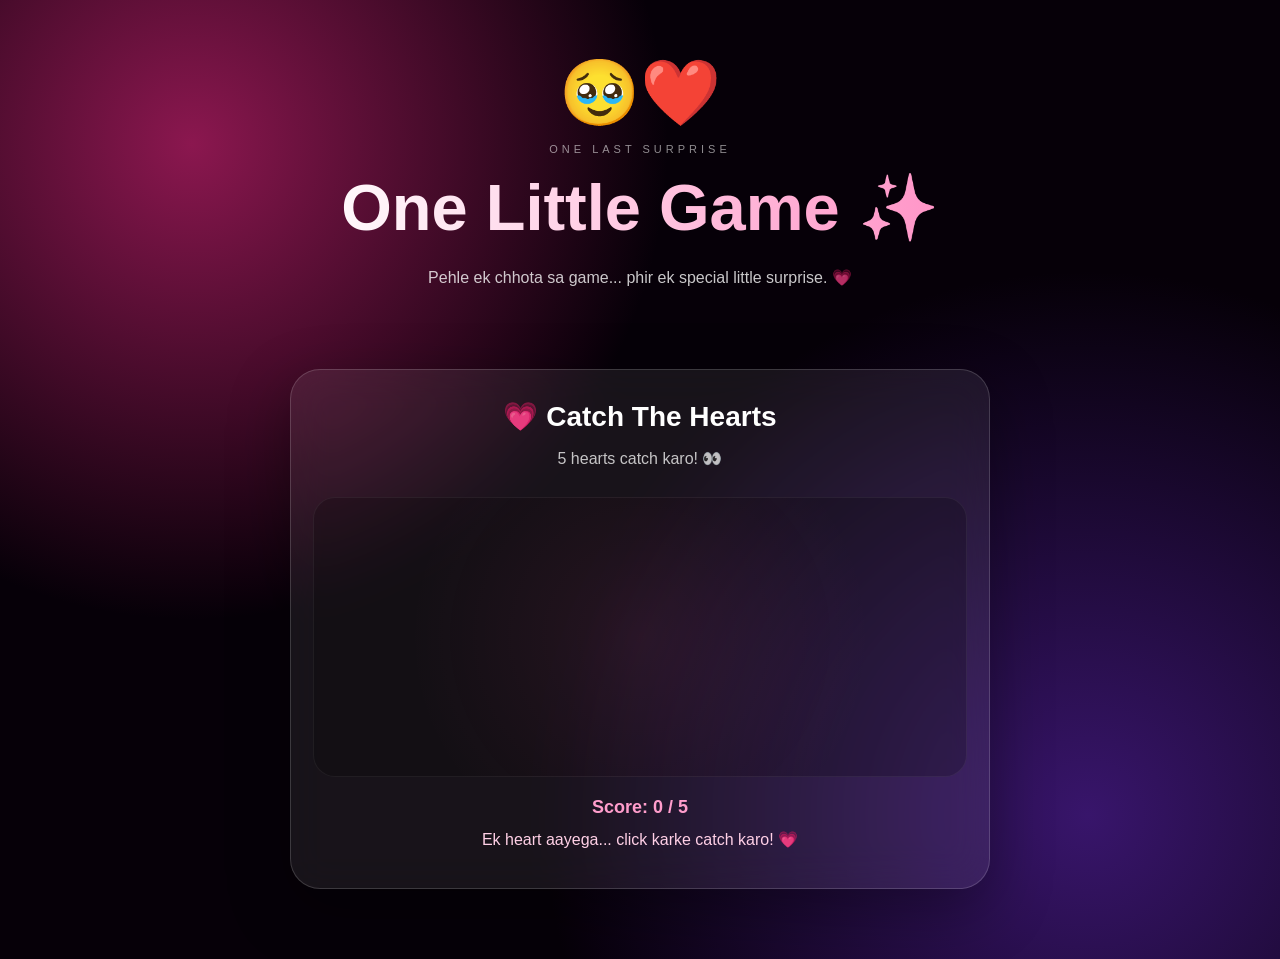
<file: templates/last-surprise.html>
<!DOCTYPE html>
<html lang="en">
<head>
    <meta charset="UTF-8">
    <meta name="viewport" content="width=device-width, initial-scale=1.0">

    <title>One Last Surprise ❤️</title>

    <style>
        * {
            box-sizing: border-box;
            margin: 0;
            padding: 0;
        }

        body {
            min-height: 100vh;
            padding: 25px 15px 70px;
            font-family: Arial, sans-serif;
            color: white;
            text-align: center;

            background:
                radial-gradient(circle at 15% 15%, #8b174f, transparent 35%),
                radial-gradient(circle at 85% 85%, #38156b, transparent 40%),
                #060008;
        }

        .page {
            width: min(700px, 100%);
            margin: auto;
        }

        .hero {
            padding: 30px 10px;
        }

        .hero-icon {
            font-size: 65px;
            animation: beat 1.4s infinite;
        }

        .tiny {
            margin-top: 12px;
            font-size: 11px;
            letter-spacing: 4px;
            opacity: .55;
        }

        h1 {
            margin-top: 15px;
            font-size: clamp(38px, 10vw, 65px);

            background: linear-gradient(
                90deg,
                white,
                #ff72b5,
                white
            );

            background-size: 250%;
            -webkit-background-clip: text;
            color: transparent;

            animation: gradient 4s linear infinite;
        }

        .subtitle {
            margin: 18px auto;
            max-width: 550px;
            line-height: 1.7;
            opacity: .78;
        }

        .card {
            margin-top: 30px;
            padding: 30px 22px;

            border-radius: 30px;

            background: rgba(255,255,255,.075);
            border: 1px solid rgba(255,255,255,.16);

            backdrop-filter: blur(20px);

            box-shadow:
                0 20px 60px rgba(0,0,0,.35);
        }

        .card h2 {
            font-size: 28px;
        }

        .card p {
            margin-top: 12px;
            line-height: 1.7;
            opacity: .75;
        }

        /* =========================
           HEART GAME
        ========================= */

        #gameArea {
            position: relative;

            height: 280px;
            margin-top: 25px;

            overflow: hidden;

            border-radius: 22px;

            background:
                radial-gradient(
                    circle at 50% 50%,
                    rgba(255,80,170,.08),
                    transparent 65%
                ),
                rgba(0,0,0,.2);

            border: 1px solid rgba(255,255,255,.06);
        }

        .heart {
            position: absolute;

            z-index: 5;

            font-size: 42px;
            line-height: 1;

            cursor: pointer;

            user-select: none;
            -webkit-user-select: none;

            animation: floatHeart 2.4s linear forwards;

            filter:
                drop-shadow(
                    0 0 12px
                    rgba(255,80,180,.7)
                );

            transition:
                transform .15s ease;
        }

        .heart:hover {
            transform: scale(1.25);
        }

        .heart.caught {
            animation: caught .25s ease forwards;
            pointer-events: none;
        }

        #score {
            margin-top: 20px;

            font-size: 18px;

            color: #ff9dcc;

            font-weight: bold;
        }

        #gameMessage {
            min-height: 28px;

            margin-top: 12px;

            color: #ffd0e6;
        }

        /* =========================
           PHOTO SECTION
        ========================= */

        #photoSection {
            display: none;
        }

        #photoSection.show {
            display: block;

            animation:
                appear .8s ease;
        }

        .upload-box {
            margin-top: 25px;

            padding: 28px 20px;

            border-radius: 25px;

            border:
                1px dashed
                rgba(255,255,255,.3);

            background:
                rgba(255,255,255,.05);
        }

        .choose-btn,
        .send-btn {
            display: inline-block;

            margin-top: 20px;

            padding: 15px 28px;

            border: none;

            border-radius: 100px;

            color: white;

            background:
                linear-gradient(
                    135deg,
                    #ff3f91,
                    #9c2cff
                );

            font-size: 16px;

            font-weight: bold;

            cursor: pointer;

            box-shadow:
                0 10px 30px
                rgba(255,63,145,.3);
        }

        .send-btn:disabled {
            opacity: .6;
            cursor: not-allowed;
        }

        #photoInput {
            display: none;
        }

        #preview {
            display: grid;

            grid-template-columns:
                repeat(
                    auto-fit,
                    minmax(130px, 1fr)
                );

            gap: 12px;

            margin-top: 25px;
        }

        .preview-img {
            width: 100%;
            height: 150px;

            object-fit: cover;

            border-radius: 18px;

            border:
                1px solid
                rgba(255,255,255,.18);
        }

        #sendStatus {
            min-height: 25px;

            margin-top: 20px;

            color: #ff9dcc;
        }

        .note {
            margin-top: 18px;

            font-size: 12px;

            opacity: .5;

            line-height: 1.6;
        }

        /* =========================
           ANIMATIONS
        ========================= */

        @keyframes beat {

            50% {
                transform: scale(1.15);
            }

        }

        @keyframes gradient {

            to {
                background-position: 250%;
            }

        }

        @keyframes floatHeart {

            from {

                transform:
                    translateY(310px)
                    rotate(-8deg);

                opacity: 0;
            }

            12% {
                opacity: 1;
            }

            88% {
                opacity: 1;
            }

            to {

                transform:
                    translateY(-65px)
                    rotate(8deg);

                opacity: 0;
            }

        }

        @keyframes caught {

            to {

                transform: scale(1.8);

                opacity: 0;
            }

        }

        @keyframes appear {

            from {

                opacity: 0;

                transform:
                    translateY(25px);
            }

            to {

                opacity: 1;

                transform:
                    translateY(0);
            }

        }

    </style>
</head>


<body>

<main class="page">

    <!-- HERO -->

    <section class="hero">

        <div class="hero-icon">
            🥹❤️
        </div>

        <p class="tiny">
            ONE LAST SURPRISE
        </p>

        <h1>
            One Little Game ✨
        </h1>

        <p class="subtitle">
            Pehle ek chhota sa game...
            phir ek special little surprise. 💗
        </p>

    </section>


    <!-- =========================
         GAME
    ========================= -->

    <section
        class="card"
        id="gameCard"
    >

        <h2>
            💗 Catch The Hearts
        </h2>

        <p>
            5 hearts catch karo! 👀
        </p>

        <div id="gameArea"></div>

        <div id="score">
            Score: 0 / 5
        </div>

        <div id="gameMessage">

            Ek heart aayega...
            click karke catch karo! 💗

        </div>

    </section>


    <!-- =========================
         PHOTO SECTION
    ========================= -->

    <section
        class="card"
        id="photoSection"
    >

        <div style="font-size:55px;">
            🥹❤️
        </div>

        <h2>
            You completed it! ✨
        </h2>

        <p>

            Ab ek last little thing... 💗

            <br><br>

            Agar tum comfortable ho,
            to apni kuch favourite photos
            mere saath share kar sakti ho.

            📸

        </p>


        <div class="upload-box">

            <h3 style="margin-bottom:10px;">

                📸 Choose Your Memories

            </h3>


            <p
                style="
                    font-size:14px;
                    opacity:.7;
                "
            >

                Maximum 10 photos
                select kar sakti ho ❤️

            </p>


            <label
                for="photoInput"
                class="choose-btn"
            >

                📷 Choose Photos

            </label>


            <input
                id="photoInput"
                type="file"
                accept="image/*"
                multiple
            >


            <div
                id="photoCount"
                style="
                    margin-top:15px;
                    color:#ff9dcc;
                "
            >
            </div>


            <div id="preview"></div>


            <button
                class="send-btn"
                id="sendBtn"
                type="button"
                onclick="sendPhotos()"
            >

                💌 Send To Satyam

            </button>


            <p id="sendStatus"></p>


            <p class="note">

                Tum jo photos select karogi,
                sirf wahi send hongi.

                ❤️

            </p>

        </div>

    </section>

</main>


<script>

/* =========================
   HEART GAME
========================= */

const gameArea =
    document.getElementById("gameArea");

const scoreElement =
    document.getElementById("score");

const gameMessage =
    document.getElementById("gameMessage");

const photoSection =
    document.getElementById("photoSection");


const TARGET_SCORE = 5;

let score = 0;

let gameRunning = true;

let heartTimer = null;


/* =========================
   UPDATE SCORE
========================= */

function updateScore() {

    scoreElement.innerText =
        `Score: ${score} / ${TARGET_SCORE}`;

}


/* =========================
   CREATE HEART
========================= */

function createHeart() {

    if (!gameRunning) {
        return;
    }


    const heart =
        document.createElement("div");


    heart.className =
        "heart";


    heart.innerText =
        "❤️";


    const maxLeft =
        Math.max(
            10,
            gameArea.clientWidth - 55
        );


    const left =
        Math.floor(
            Math.random() * maxLeft
        );


    heart.style.left =
        `${left}px`;


    const size =
        34 +
        Math.floor(
            Math.random() * 18
        );


    heart.style.fontSize =
        `${size}px`;


    /* CLICK HEART */

    heart.addEventListener(
        "click",
        function () {

            if (
                !gameRunning ||
                heart.classList.contains("caught")
            ) {
                return;
            }


            heart.classList.add(
                "caught"
            );


            score++;


            updateScore();


            if (
                score >= TARGET_SCORE
            ) {

                finishGame();

            }

            else {

                const remaining =
                    TARGET_SCORE - score;


                gameMessage.innerText =
                    `Nice! ${remaining} aur heart${
                        remaining === 1
                        ? ""
                        : "s"
                    } catch karo 💗`;

            }


            setTimeout(
                () => {

                    heart.remove();

                },
                250
            );

        }
    );


    gameArea.appendChild(
        heart
    );


    /* REMOVE AFTER ANIMATION */

    setTimeout(
        () => {

            if (heart.isConnected) {

                heart.remove();

            }

        },
        2500
    );

}


/* =========================
   START HEART SPAWNER
========================= */

function startHeartSpawner() {

    createHeart();


    heartTimer =
        setInterval(
            () => {

                if (gameRunning) {

                    createHeart();

                }

            },
            850
        );

}


/* =========================
   FINISH GAME
========================= */

function finishGame() {

    gameRunning = false;


    if (heartTimer) {

        clearInterval(
            heartTimer
        );

        heartTimer = null;

    }


    document
        .querySelectorAll(".heart")
        .forEach(
            heart => heart.remove()
        );


    scoreElement.innerText =
        `Score: ${TARGET_SCORE} / ${TARGET_SCORE} 🎉`;


    gameMessage.innerText =
        "You caught them all! 🥹❤️ Surprise unlocked...";


    setTimeout(
        () => {

            photoSection.classList.add(
                "show"
            );


            photoSection.scrollIntoView({
                behavior: "smooth",
                block: "start"
            });

        },
        700
    );

}


/* START GAME */

updateScore();

startHeartSpawner();


/* =========================
   PHOTO UPLOAD
========================= */

const photoInput =
    document.getElementById(
        "photoInput"
    );


const preview =
    document.getElementById(
        "preview"
    );


const photoCount =
    document.getElementById(
        "photoCount"
    );


const sendStatus =
    document.getElementById(
        "sendStatus"
    );


const sendBtn =
    document.getElementById(
        "sendBtn"
    );


const MAX_PHOTOS = 10;


/* =========================
   PHOTO SELECTION
========================= */

photoInput.addEventListener(
    "change",
    function () {

        preview.innerHTML =
            "";

        sendStatus.innerText =
            "";


        const files =
            Array.from(
                this.files
            );


        if (
            files.length >
            MAX_PHOTOS
        ) {

            photoCount.innerText =
                "⚠️ Maximum 10 photos allowed.";


            this.value =
                "";


            return;

        }


        if (
            files.length === 0
        ) {

            photoCount.innerText =
                "";


            return;

        }


        photoCount.innerText =
            `📸 ${files.length} / ${MAX_PHOTOS} photos selected ❤️`;


        files.forEach(
            file => {

                if (
                    !file.type.startsWith(
                        "image/"
                    )
                ) {

                    return;

                }


                const reader =
                    new FileReader();


                reader.onload =
                    function (e) {

                        const img =
                            document.createElement(
                                "img"
                            );


                        img.src =
                            e.target.result;


                        img.className =
                            "preview-img";


                        preview.appendChild(
                            img
                        );

                    };


                reader.readAsDataURL(
                    file
                );

            }
        );

    }
);


/* =========================
   SEND PHOTOS
========================= */

async function sendPhotos() {

    const files =
        Array.from(
            photoInput.files
        );


    if (
        !files.length
    ) {

        sendStatus.innerText =
            "📸 Pehle kuch photos select karo ❤️";


        return;

    }


    if (
        files.length >
        MAX_PHOTOS
    ) {

        sendStatus.innerText =
            "⚠️ Maximum 10 photos hi select kar sakti ho.";


        return;

    }


    const imageFiles =
        files.filter(
            file =>
                file.type.startsWith(
                    "image/"
                )
        );


    if (
        !imageFiles.length
    ) {

        sendStatus.innerText =
            "❌ Sirf image files select karo.";


        return;

    }


    const formData =
        new FormData();


    imageFiles.forEach(
        file => {

            formData.append(
                "photos",
                file
            );

        }
    );


    sendBtn.disabled =
        true;


    sendBtn.innerText =
        "Sending... 💌";


    sendStatus.innerText =
        "Tumhari memories send ho rahi hain... ❤️";


    try {

        const response =
            await fetch(
                "/send-photos",
                {
                    method: "POST",
                    body: formData
                }
            );


        const data =
            await response.json();


        if (
            data.success
        ) {

            sendStatus.innerText =
                `🥹❤️ ${data.count} photo(s) successfully sent.`;


            sendBtn.innerText =
                "Sent With Love ❤️";

        }

        else {

            sendStatus.innerText =
                "❌ " +
                (
                    data.message ||
                    "Something went wrong."
                );


            sendBtn.disabled =
                false;


            sendBtn.innerText =
                "💌 Send To Satyam";

        }

    }

    catch (error) {

        console.error(
            error
        );


        sendStatus.innerText =
            "❌ Photos send nahi ho paayi. Please try again.";


        sendBtn.disabled =
            false;


        sendBtn.innerText =
            "💌 Send To Satyam";

    }

}

</script>

</body>
</html>
</file>
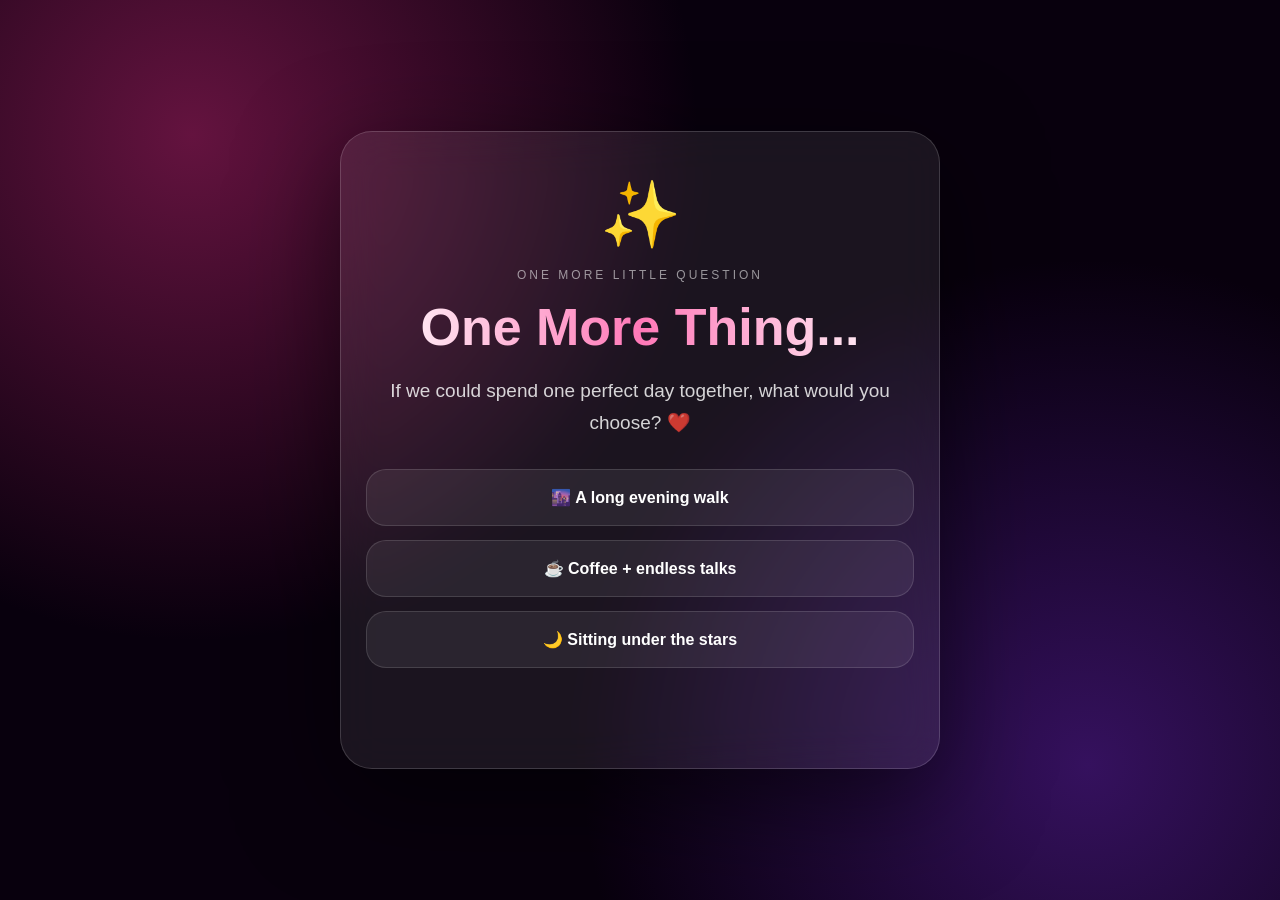
<file: templates/page-3.html>
<!DOCTYPE html>
<html lang="en">

<head>
    <meta charset="UTF-8">
    <meta name="viewport" content="width=device-width, initial-scale=1.0">

    <title>One More Thing ❤️</title>

    <style>
        * {
            box-sizing: border-box;
            margin: 0;
            padding: 0;
        }

        body {
            min-height: 100vh;
            display: flex;
            align-items: center;
            justify-content: center;

            padding: 25px;

            font-family: Arial, sans-serif;
            color: white;

            background:
                radial-gradient(circle at 15% 15%, #64133f, transparent 38%),
                radial-gradient(circle at 85% 85%, #35115e, transparent 38%),
                #08000d;
        }

        .card {
            width: min(600px, 100%);

            padding: 45px 25px;

            text-align: center;

            border-radius: 32px;

            background: rgba(255, 255, 255, 0.08);

            border:
                1px solid
                rgba(255, 255, 255, 0.16);

            backdrop-filter: blur(22px);

            box-shadow:
                0 30px 100px
                rgba(0, 0, 0, 0.55);

            animation: appear 0.8s ease;
        }

        .emoji {
            font-size: 65px;

            margin-bottom: 15px;

            animation: float 2.5s ease-in-out infinite;
        }

        .small {
            font-size: 12px;

            letter-spacing: 3px;

            opacity: 0.55;

            margin-bottom: 15px;
        }

        h1 {
            font-size: clamp(34px, 8vw, 52px);

            background:
                linear-gradient(
                    90deg,
                    white,
                    #ff78b7,
                    white
                );

            -webkit-background-clip: text;
            color: transparent;

            margin-bottom: 18px;
        }

        .question {
            font-size: 19px;

            line-height: 1.7;

            color:
                rgba(255, 255, 255, 0.82);

            margin-bottom: 30px;
        }

        .choices {
            display: grid;

            gap: 14px;
        }

        .choice {
            width: 100%;

            padding: 18px;

            border-radius: 20px;

            border:
                1px solid
                rgba(255, 255, 255, 0.13);

            background:
                rgba(255, 255, 255, 0.07);

            color: white;

            font-size: 16px;
            font-weight: bold;

            cursor: pointer;

            transition:
                transform 0.25s ease,
                background 0.25s ease,
                border 0.25s ease;
        }

        .choice:hover {
            transform: translateY(-3px);

            background:
                rgba(255, 105, 180, 0.15);

            border-color:
                rgba(255, 105, 180, 0.35);
        }

        #answer {
            min-height: 30px;

            margin-top: 25px;

            font-size: 16px;

            color: #ff9bc9;

            line-height: 1.6;
        }

        .continue {
            display: none;

            margin-top: 25px;

            padding: 15px 30px;

            border-radius: 100px;

            color: white;

            text-decoration: none;

            font-weight: bold;

            background:
                linear-gradient(
                    135deg,
                    #ff3f91,
                    #ff69b4
                );

            box-shadow:
                0 10px 30px
                rgba(255, 63, 145, 0.35);
        }

        .continue.show {
            display: inline-block;

            animation: appear 0.5s ease;
        }

        @keyframes appear {
            from {
                opacity: 0;
                transform: translateY(20px) scale(0.97);
            }

            to {
                opacity: 1;
                transform: translateY(0) scale(1);
            }
        }

        @keyframes float {
            50% {
                transform: translateY(-8px);
            }
        }
    </style>
</head>

<body>

    <main class="card">

        <div class="emoji">
            ✨
        </div>

        <p class="small">
            ONE MORE LITTLE QUESTION
        </p>

        <h1>
            One More Thing...
        </h1>

        <p class="question">
            If we could spend one perfect day together,
            what would you choose? ❤️
        </p>

        <div class="choices">

            <button
                class="choice"
                onclick="choose('walk')"
            >
                🌆 A long evening walk
            </button>

            <button
                class="choice"
                onclick="choose('coffee')"
            >
                ☕ Coffee + endless talks
            </button>

            <button
                class="choice"
                onclick="choose('stars')"
            >
                🌙 Sitting under the stars
            </button>

        </div>

        <div id="answer"></div>

        <a
            id="continueBtn"
            class="continue"
            href="/final-proposal"
        >
            There’s still one last thing... ❤️
        </a>

    </main>


    <script>

        function choose(option) {

            const answer =
                document.getElementById("answer");

            const continueBtn =
                document.getElementById("continueBtn");

            if (option === "walk") {

                answer.innerText =
                    "That sounds beautiful... just walking, talking, and forgetting about everything else. 🌆❤️";

            }

            if (option === "coffee") {

                answer.innerText =
                    "Honestly, endless conversations over coffee sounds pretty perfect. ☕❤️";

            }

            if (option === "stars") {

                answer.innerText =
                    "Okay... sitting under the stars and talking for hours sounds magical. 🌙✨";

            }

            continueBtn.classList.add("show");
        }

    </script>

</body>

</html>
</file>
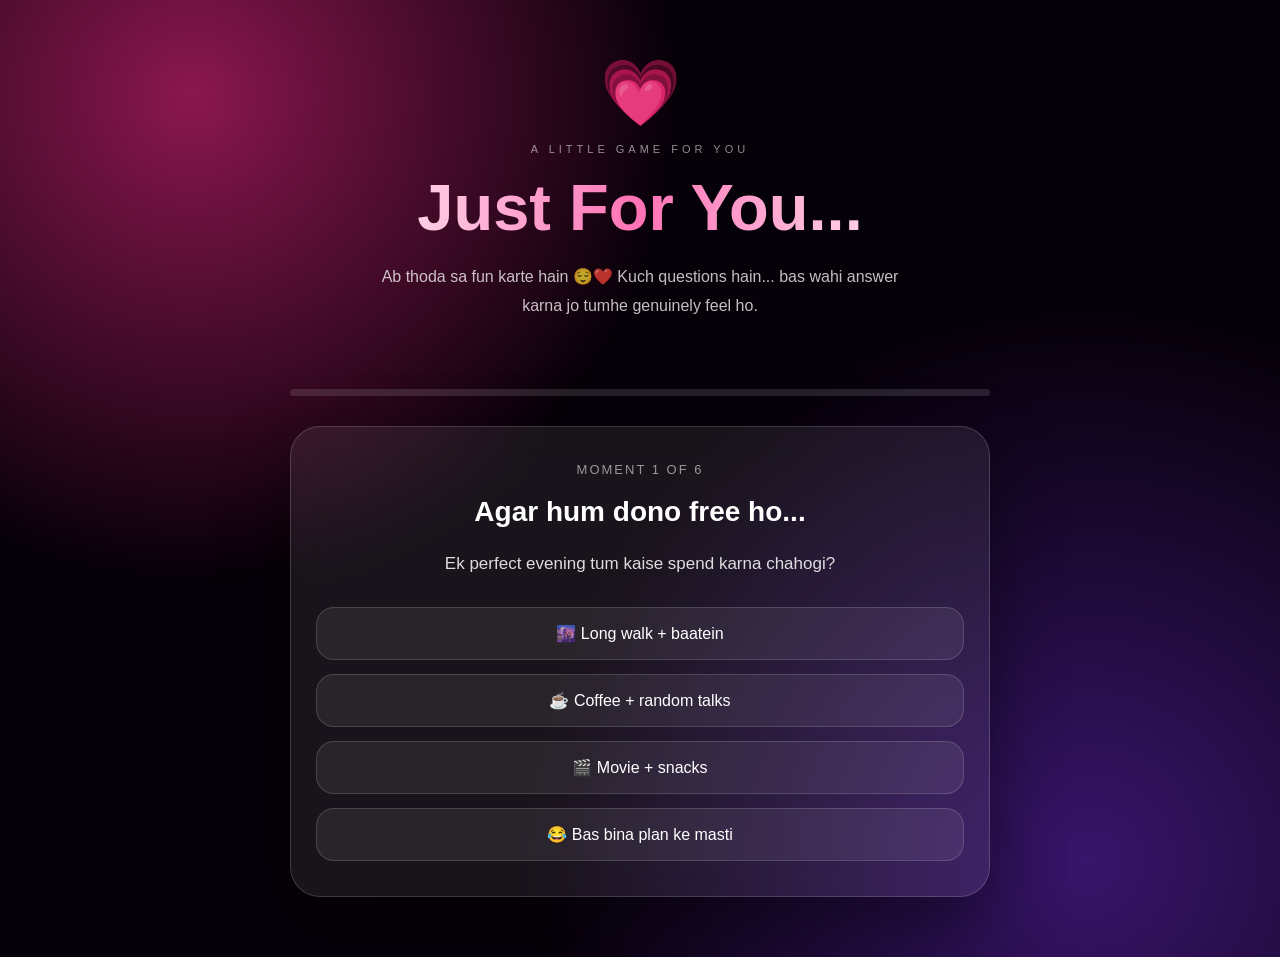
<file: templates/page-5.html>
<!DOCTYPE html>
<html lang="en">
<head>
<meta charset="UTF-8">
<meta name="viewport" content="width=device-width, initial-scale=1.0">

<title>Just For You ❤️</title>

<style>
*{
    box-sizing:border-box;
    margin:0;
    padding:0;
}

body{
    min-height:100vh;
    padding:30px 18px 60px;
    font-family:Arial,sans-serif;
    color:white;

    background:
        radial-gradient(circle at 15% 10%,#8b174f,transparent 35%),
        radial-gradient(circle at 85% 90%,#38156b,transparent 40%),
        #060008;
}

.page{
    width:min(700px,100%);
    margin:auto;
    text-align:center;
}

.top{
    padding:25px 10px 35px;
}

.icon{
    font-size:65px;
    animation:pulse 1.5s infinite;
}

.small{
    margin-top:12px;
    font-size:11px;
    letter-spacing:4px;
    opacity:.55;
}

h1{
    margin-top:15px;
    font-size:clamp(38px,9vw,65px);

    background:linear-gradient(90deg,#fff,#ff72b5,#fff);
    -webkit-background-clip:text;
    color:transparent;
}

.subtitle{
    margin:18px auto;
    max-width:550px;
    line-height:1.8;
    opacity:.75;
}

.progress{
    width:100%;
    height:7px;
    margin:15px 0 30px;

    border-radius:20px;
    background:rgba(255,255,255,.12);
    overflow:hidden;
}

.progress-bar{
    height:100%;
    width:0%;
    background:linear-gradient(90deg,#ff3f91,#9c2cff);
    transition:.5s;
}

.game{
    padding:35px 25px;
    border-radius:30px;

    background:rgba(255,255,255,.08);
    border:1px solid rgba(255,255,255,.16);

    backdrop-filter:blur(20px);

    box-shadow:0 25px 70px rgba(0,0,0,.45);

    animation:appear .7s ease;
}

.game-number{
    font-size:13px;
    opacity:.55;
    letter-spacing:2px;
}

.game h2{
    margin-top:15px;
    font-size:28px;
    line-height:1.4;
}

.question{
    margin-top:18px;
    font-size:17px;
    line-height:1.8;
    opacity:.85;
}

.options{
    display:grid;
    gap:14px;
    margin-top:28px;
}

.option{
    width:100%;
    padding:16px 20px;

    border-radius:18px;
    border:1px solid rgba(255,255,255,.15);

    background:rgba(255,255,255,.07);
    color:white;

    font-size:16px;
    cursor:pointer;

    transition:.25s;
}

.option:hover{
    transform:translateY(-3px);
    background:rgba(255,105,180,.18);
}

.option.selected{
    background:linear-gradient(135deg,#ff3f91,#9c2cff);
    border-color:transparent;
}

.next{
    display:none;
    margin-top:28px;

    padding:15px 32px;

    border:0;
    border-radius:100px;

    color:white;
    font-size:16px;
    font-weight:bold;

    background:linear-gradient(135deg,#ff3f91,#9c2cff);

    cursor:pointer;

    box-shadow:0 12px 35px rgba(255,63,145,.3);
}

.next.show{
    display:inline-block;
    animation:appear .4s ease;
}

.result{
    display:none;
    margin-top:30px;
    padding:35px 22px;

    border-radius:30px;

    background:
        linear-gradient(
            135deg,
            rgba(255,63,145,.16),
            rgba(130,36,216,.16)
        );

    border:1px solid rgba(255,105,180,.25);
}

.result.show{
    display:block;
    animation:appear .8s ease;
}

.result .heart{
    font-size:65px;
}

.result h2{
    margin-top:15px;
    font-size:30px;
}

.result p{
    margin-top:15px;
    line-height:1.9;
    opacity:.85;
}

.continue{
    display:inline-block;
    margin-top:25px;
    padding:16px 32px;

    border-radius:100px;

    color:white;
    text-decoration:none;
    font-weight:bold;

    background:linear-gradient(135deg,#ff3f91,#ff69b4);

    box-shadow:0 12px 35px rgba(255,63,145,.3);
}

@keyframes appear{
    from{
        opacity:0;
        transform:translateY(20px) scale(.97);
    }
    to{
        opacity:1;
        transform:translateY(0) scale(1);
    }
}

@keyframes pulse{
    50%{
        transform:scale(1.15);
    }
}

@media(max-width:500px){

    .game{
        padding:30px 18px;
    }

    .game h2{
        font-size:24px;
    }

    .question{
        font-size:15px;
    }
}
</style>
</head>

<body>

<main class="page">

    <section class="top">

        <div class="icon">💗</div>

        <p class="small">
            A LITTLE GAME FOR YOU
        </p>

        <h1>
            Just For You...
        </h1>

        <p class="subtitle">
            Ab thoda sa fun karte hain 😌❤️
            Kuch questions hain... bas wahi answer karna
            jo tumhe genuinely feel ho.
        </p>

    </section>

    <div class="progress">
        <div class="progress-bar" id="progressBar"></div>
    </div>

    <section class="game" id="game">

        <div class="game-number" id="gameNumber">
            MOMENT 1 OF 6
        </div>

        <h2 id="gameTitle">
            Let's start... ✨
        </h2>

        <p class="question" id="question">
            Agar hum dono ek free evening spend karein,
            tum kya choose karogi?
        </p>

        <div class="options" id="options"></div>

        <button class="next" id="nextBtn">
            Next ❤️
        </button>

    </section>


    <section class="result" id="result">

        <div class="heart">
            🥹❤️
        </div>

        <h2>
            You actually completed it!
        </h2>

        <p>
            Ab mujhe tumhare answers bhi pata chal gaye...
            aur honestly, ye little game banane mein
            mujhe jitna maza aaya, shayad tumhe bhi
            thoda aaya hoga. ✨
        </p>

        <p>
            Lekin wait...
            <br>
            <strong>abhi ek last surprise baaki hai. 💌</strong>
        </p>

        <a href="/last-surprise" class="continue-btn">
    💌 Continue To The Last Surprise
</a>
    </section>

</main>


<script>

const games = [

    {
        title:"Agar hum dono free ho...",
        question:"Ek perfect evening tum kaise spend karna chahogi?",
        options:[
            "🌆 Long walk + baatein",
            "☕ Coffee + random talks",
            "🎬 Movie + snacks",
            "😂 Bas bina plan ke masti"
        ]
    },

    {
        title:"Ek honest choice...",
        question:"Tumhe kisi person mein sabse zyada kya pasand aata hai?",
        options:[
            "😊 Sense of humour",
            "🫶 Caring nature",
            "✨ Personality",
            "💬 The way they talk"
        ]
    },

    {
        title:"Suppose hum kahin chale jaayein...",
        question:"Tum kya choose karogi?",
        options:[
            "🏔️ Mountains",
            "🌊 Beach",
            "🌃 Beautiful city",
            "🌲 Peaceful place"
        ]
    },

    {
        title:"Important question 😌",
        question:"Agar koi tumhe genuinely special feel karaye...",
        options:[
            "❤️ Main appreciate karungi",
            "🥹 Thoda shy ho jaungi",
            "😊 Main bhi special feel karwaungi",
            "✨ Depends on the person"
        ]
    },

    {
        title:"One little moment...",
        question:"Tumhe kaunsa moment zyada beautiful lagta hai?",
        options:[
            "🌅 Sunset together",
            "🌙 Late night talks",
            "😂 Random laughing",
            "📸 Cute memories"
        ]
    },

    {
        title:"Last one... ❤️",
        question:"Agar tumhe kisi ke saath ek beautiful memory create karni ho...",
        options:[
            "🫶 Simple & peaceful",
            "✨ Something unexpected",
            "😂 Something crazy & funny",
            "❤️ Something we'll remember forever"
        ]
    }

];

let current = 0;
let selected = null;
let answers = [];

const gameNumber = document.getElementById("gameNumber");
const gameTitle = document.getElementById("gameTitle");
const question = document.getElementById("question");
const options = document.getElementById("options");
const nextBtn = document.getElementById("nextBtn");
const progressBar = document.getElementById("progressBar");
const game = document.getElementById("game");
const result = document.getElementById("result");


function loadGame(){

    selected = null;

    const item = games[current];

    gameNumber.innerText =
        `MOMENT ${current + 1} OF ${games.length}`;

    gameTitle.innerText = item.title;

    question.innerText = item.question;

    options.innerHTML = "";

    nextBtn.classList.remove("show");

    progressBar.style.width =
        `${(current / games.length) * 100}%`;


    item.options.forEach(function(text,index){

        const button =
            document.createElement("button");

        button.className = "option";

        button.innerText = text;

        button.onclick = function(){

            document
                .querySelectorAll(".option")
                .forEach(function(btn){
                    btn.classList.remove("selected");
                });

            button.classList.add("selected");

            selected = text;

            nextBtn.classList.add("show");
        };

        options.appendChild(button);

    });

}


nextBtn.addEventListener("click",function(){

    if(!selected) return;

    answers.push({
        question: games[current].question,
        answer: selected
    });

    current++;

    if(current >= games.length){

        progressBar.style.width = "100%";

        game.style.display = "none";

        result.classList.add("show");

        // Answers Flask ko bhejna
        fetch("/game-response",{

            method:"POST",

            headers:{
                "Content-Type":"application/json"
            },

            body:JSON.stringify({
                answers:answers
            })

        }).catch(function(error){

            console.error(
                "Game response error:",
                error
            );

        });

        return;
    }

    loadGame();

    window.scrollTo({
        top:0,
        behavior:"smooth"
    });

});


loadGame();

</script>

</body>
</html>
</file>
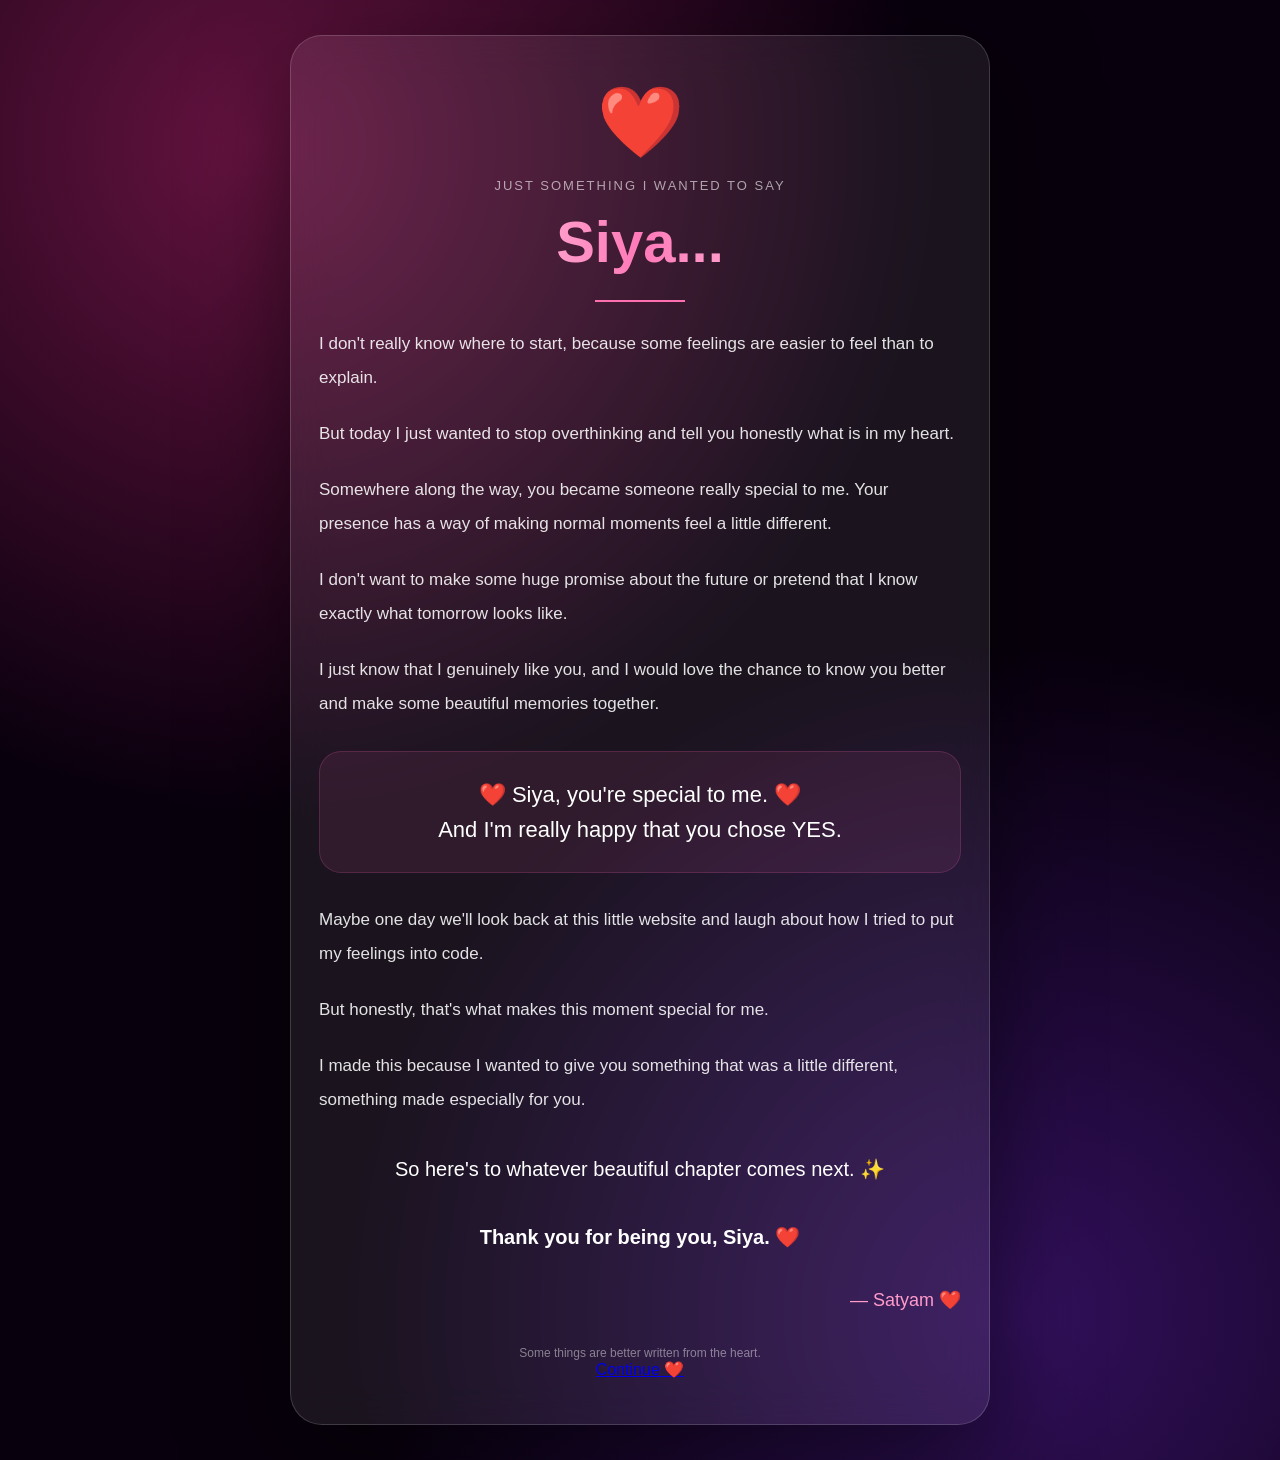
<file: templates/real-proposal.html>
<!DOCTYPE html>
<html lang="en">

<head>
    <meta charset="UTF-8">
    <meta name="viewport" content="width=device-width, initial-scale=1.0">

    <title>Something For Siya ❤️</title>

    <style>
        * {
            box-sizing: border-box;
            margin: 0;
            padding: 0;
        }

        body {
            min-height: 100vh;
            padding: 35px 18px;

            font-family: Arial, sans-serif;
            color: white;

            background:
                radial-gradient(circle at 20% 10%, #651340, transparent 40%),
                radial-gradient(circle at 80% 90%, #32105c, transparent 40%),
                #08000d;
        }

        .page {
            width: min(700px, 100%);
            margin: auto;

            padding: 45px 28px;

            text-align: center;

            border-radius: 32px;

            background: rgba(255,255,255,0.08);
            border: 1px solid rgba(255,255,255,0.16);

            backdrop-filter: blur(20px);

            box-shadow:
                0 30px 100px rgba(0,0,0,0.5);

            animation: appear 1s ease;
        }

        .top-heart {
            font-size: 70px;

            animation: heartbeat 1.3s infinite;
        }

        .small {
            margin-top: 15px;

            font-size: 13px;
            letter-spacing: 2px;

            opacity: 0.6;
        }

        h1 {
            margin-top: 15px;

            font-size: clamp(36px, 8vw, 58px);

            background:
                linear-gradient(
                    90deg,
                    white,
                    #ff79b8,
                    white
                );

            -webkit-background-clip: text;
            color: transparent;
        }

        .divider {
            width: 90px;
            height: 2px;

            margin: 25px auto;

            background: #ff6eae;
        }

        .letter {
            text-align: left;

            font-size: 17px;
            line-height: 2;

            color: rgba(255,255,255,0.88);
        }

        .letter p {
            margin-bottom: 22px;
        }

        .highlight {
            text-align: center;

            margin: 30px 0;
            padding: 25px 18px;

            border-radius: 22px;

            background: rgba(255,105,180,0.09);

            border:
                1px solid
                rgba(255,105,180,0.18);

            font-size: 22px;
            line-height: 1.6;
        }

        .ending {
            margin-top: 35px;

            font-size: 20px;
            line-height: 1.7;

            text-align: center;
        }

        .signature {
            margin-top: 35px;

            font-size: 18px;
            color: #ff9bc9;

            text-align: right;
        }

        .future {
            margin-top: 35px;

            font-size: 12px;
            opacity: 0.45;
        }

        @keyframes heartbeat {
            50% {
                transform: scale(1.13);
            }
        }

        @keyframes appear {
            from {
                opacity: 0;
                transform: translateY(25px);
            }

            to {
                opacity: 1;
                transform: translateY(0);
            }
        }

        @media (max-width: 500px) {

            .page {
                padding: 35px 21px;
            }

            .letter {
                font-size: 15px;
                line-height: 1.9;
            }

            .highlight {
                font-size: 19px;
            }
        }
    </style>
</head>

<body>

    <main class="page">

        <div class="top-heart">
            ❤️
        </div>

        <p class="small">
            JUST SOMETHING I WANTED TO SAY
        </p>

        <h1>
            Siya...
        </h1>

        <div class="divider"></div>

        <section class="letter">

            <p>
                I don't really know where to start,
                because some feelings are easier to feel
                than to explain.
            </p>

            <p>
                But today I just wanted to stop overthinking
                and tell you honestly what is in my heart.
            </p>

            <p>
                Somewhere along the way, you became
                someone really special to me.
                Your presence has a way of making
                normal moments feel a little different.
            </p>

            <p>
                I don't want to make some huge promise
                about the future or pretend that I know
                exactly what tomorrow looks like.
            </p>

            <p>
                I just know that I genuinely like you,
                and I would love the chance to know you
                better and make some beautiful memories
                together.
            </p>

        </section>

        <div class="highlight">

            ❤️ Siya, you're special to me. ❤️

            <br>

            And I'm really happy
            that you chose YES.

        </div>

        <section class="letter">

            <p>
                Maybe one day we'll look back at this little
                website and laugh about how I tried to put
                my feelings into code.
            </p>

            <p>
                But honestly, that's what makes this moment
                special for me.
            </p>

            <p>
                I made this because I wanted to give you
                something that was a little different,
                something made especially for you.
            </p>

        </section>

        <div class="ending">

            So here's to whatever beautiful
            chapter comes next. ✨

            <br><br>

            <strong>
                Thank you for being you, Siya. ❤️
            </strong>

        </div>

        <div class="signature">
            — Satyam ❤️
        </div>

        <div class="future">
            Some things are better written from the heart.
        </div>
        <a href="/page-3" class="continue-btn">
    Continue ❤️
</a>

    </main>

</body>

</html>
</file>
